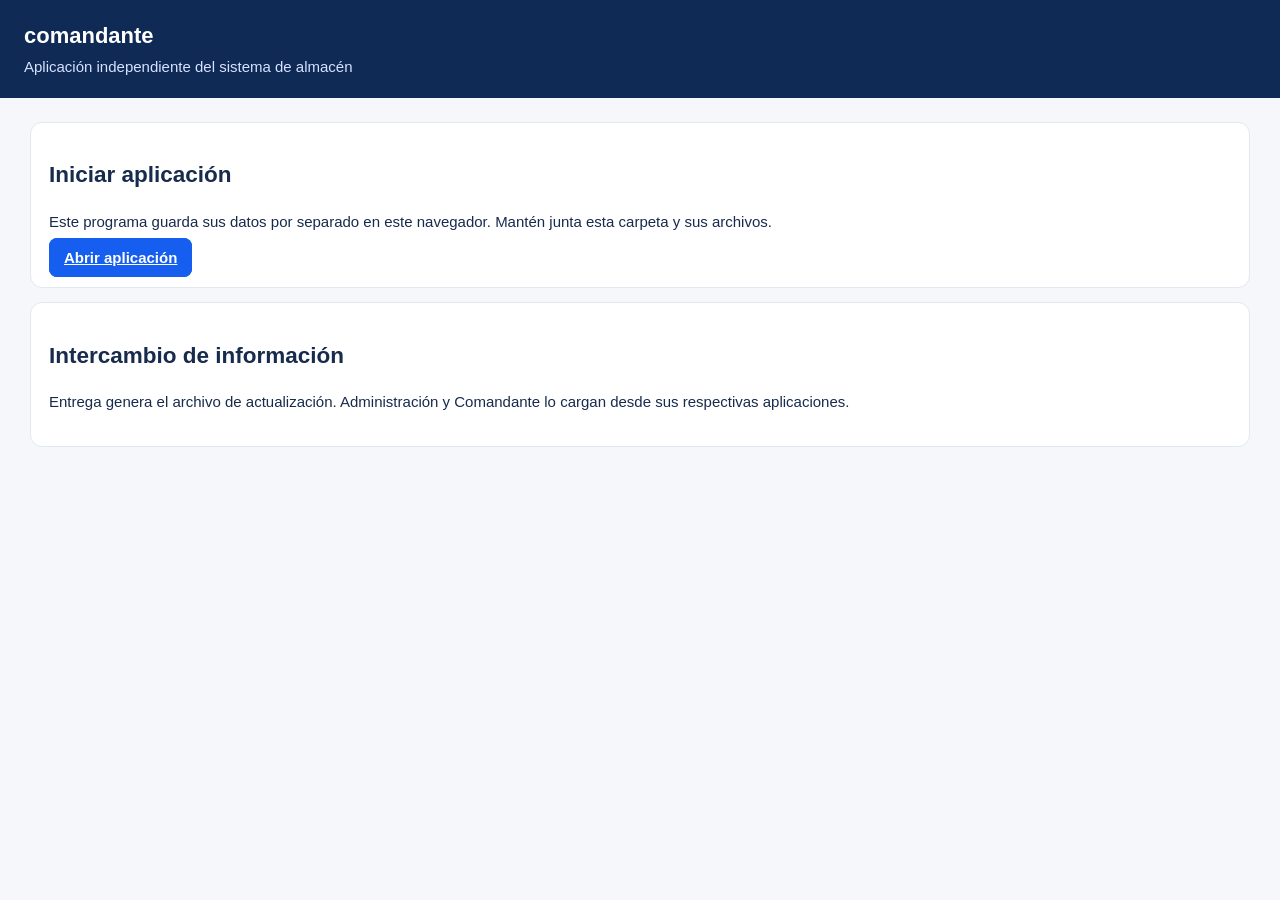
<file: index.html>
<!doctype html><html lang="es"><head><meta charset="utf-8"><meta name="viewport" content="width=device-width,initial-scale=1"><title>comandante | Almacén</title><link rel="stylesheet" href="app.css"></head><body><header><div><h1>comandante</h1><p>Aplicación independiente del sistema de almacén</p></div></header><main><div class="box"><h2>Iniciar aplicación</h2><p>Este programa guarda sus datos por separado en este navegador. Mantén junta esta carpeta y sus archivos.</p><a class="btn primary" href="Programa_Comandante.html">Abrir aplicación</a></div><div class="box"><h2>Intercambio de información</h2><p>Entrega genera el archivo de actualización. Administración y Comandante lo cargan desde sus respectivas aplicaciones.</p></div></main></body></html>
</file>
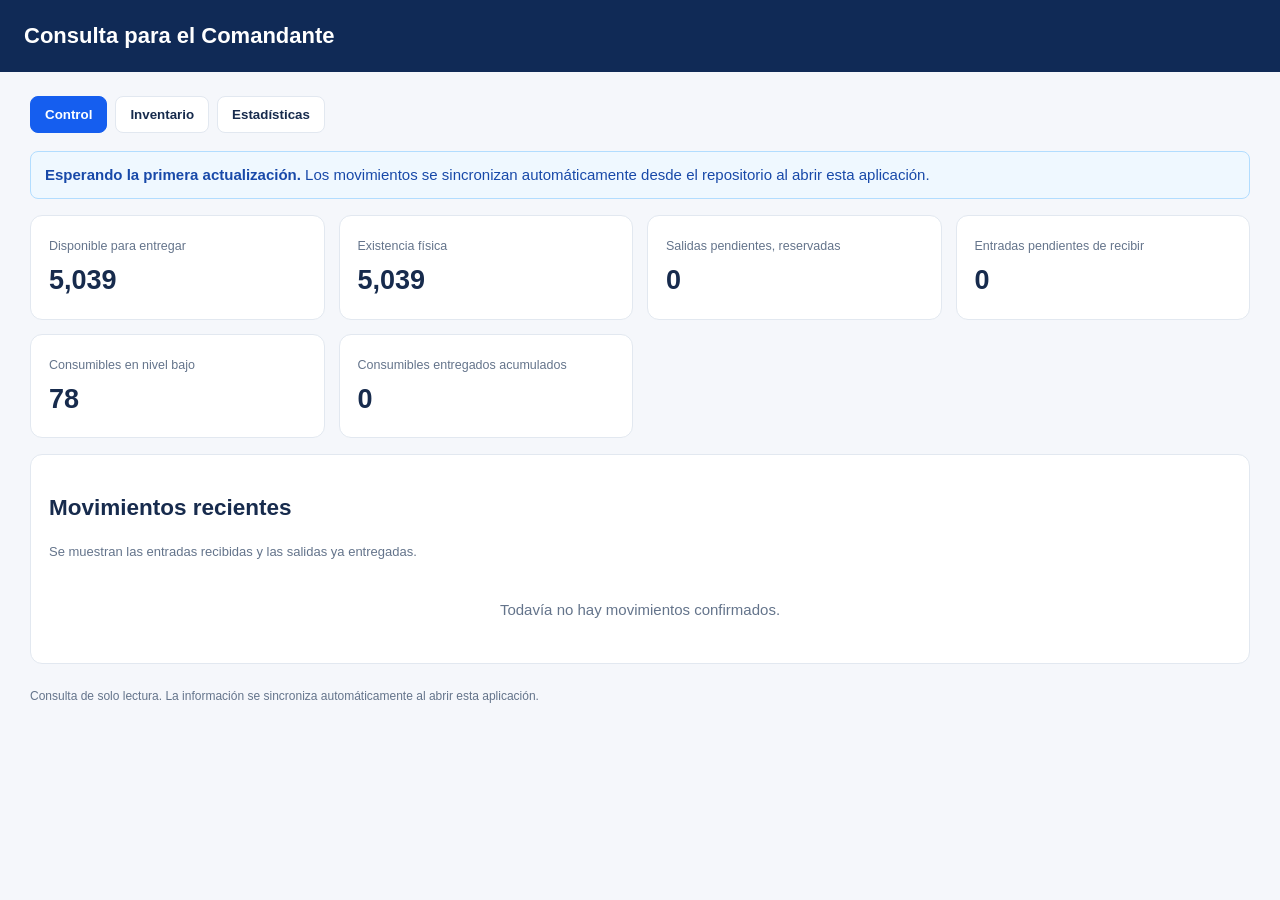
<file: Programa_Comandante.html>
<!doctype html>
<html lang="es">
<head>
  <meta charset="utf-8">
  <meta name="viewport" content="width=device-width, initial-scale=1">
  <title>Programa Comandante | Almacén</title>
  <link rel="stylesheet" href="app.css">
  <script src="datos-iniciales.js"></script>
  <script>window.APP_DB_NAME="almacen-comandante-v1";</script><script src="comun.js"></script>
  <script defer src="comandante.js"></script>
</head>
<body>
  <header>
    <div><h1>Consulta para el Comandante</h1></div>
  </header>
  <main>
    <nav class="tabs" aria-label="Secciones">
      <button class="active" data-tab="control">Control</button>
      <button data-tab="inventario">Inventario</button>
      <button data-tab="estadisticas">Estadísticas</button>
    </nav>

    <section id="control" class="panel active">
      <div id="updateStatus" class="notice">Sincronizando los movimientos publicados…</div>
      <div class="cards">
        <div class="card"><small>Disponible para entregar</small><strong id="available">…</strong></div>
        <div class="card"><small>Existencia física</small><strong id="physical">…</strong></div>
        <div class="card"><small>Salidas pendientes, reservadas</small><strong id="pendingOut">…</strong></div>
        <div class="card"><small>Entradas pendientes de recibir</small><strong id="pendingIn">…</strong></div>
        <div class="card"><small>Consumibles en nivel bajo</small><strong id="lowCount">…</strong></div>
        <div class="card"><small>Consumibles entregados acumulados</small><strong id="delivered">…</strong></div>
      </div>
      <div class="box"><h2>Movimientos recientes</h2><p class="muted">Se muestran las entradas recibidas y las salidas ya entregadas.</p><div id="latest"></div></div>
    </section>

    <section id="inventario" class="panel">
      <div class="toolbar"><input id="invSearch" type="search" aria-label="Buscar en inventario" placeholder="Busca por código, modelo, descripción o tipo"><span id="inventoryCount" class="search-count" aria-live="polite"></span></div>
      <p class="notice">El disponible es lo que se puede entregar ahora. Las salidas pendientes ya están apartadas.</p>
      <div class="box"><h2>Existencias por rubro</h2><p class="muted">Conteo de modelos, unidades disponibles y movimientos confirmados acumulados.</p><div id="categorySummary"></div></div>
      <div id="inventoryTable"></div>
    </section>

    <section id="estadisticas" class="panel">
      <div class="box">
        <h2>Consumo y entradas</h2>
        <p class="muted">El consumo cuenta las salidas confirmadas como recibidas. Se muestran los nombres de las unidades; no se muestran folios, nombres de personas, datos de documentos ni observaciones.</p>
        <div class="toolbar">
          <label>Ver por <select id="groupBy"><option value="day">Día</option><option value="week">Semana</option><option value="month" selected>Mes</option></select></label>
          <label>Período <select id="range"><option value="all">Todo el historial</option><option value="365">Últimos 12 meses</option><option value="90">Últimos 90 días</option><option value="30">Últimos 30 días</option></select></label>
          <label>Unidad <select id="unitFilter"><option value="">Todas</option></select></label>
          <label>Consumible <select id="productFilter"><option value="">Todos</option></select></label>
        </div>
        <div id="statsSummary"></div>
        <div id="statsChart"></div>
      </div>
      <div class="stat-grid">
        <div class="box"><h2>Consumo por unidad</h2><div id="byUnit"></div></div>
        <div class="box"><h2>Consumo por consumible</h2><div id="byProduct"></div></div>
      </div>
    </section>
  </main>
  <footer>Consulta de solo lectura. La información se sincroniza automáticamente al abrir esta aplicación.</footer>
</body>
</html>
</file>
<file: app.css>
:root{--ink:#172b4d;--muted:#64748b;--line:#e2e8f0;--blue:#155eef;--bg:#f5f7fb;--green:#087443;--red:#b42318;--amber:#b54708}*{box-sizing:border-box}body{margin:0;background:var(--bg);color:var(--ink);font:15px/1.45 "Segoe UI",Arial,sans-serif}header{background:#102a56;color:#fff;padding:20px max(24px,calc((100vw - 1260px)/2));display:flex;align-items:center;justify-content:space-between;gap:20px;flex-wrap:wrap}header h1{margin:0;font-size:22px}header p{margin:4px 0 0;color:#d6e2ff}main{max-width:1260px;margin:24px auto;padding:0 20px}.tabs{display:flex;gap:8px;flex-wrap:wrap;margin-bottom:18px}.tabs button,.btn{border:1px solid var(--line);background:#fff;border-radius:8px;padding:10px 14px;color:var(--ink);font-weight:600;cursor:pointer}.tabs button.active,.btn.primary{background:var(--blue);color:#fff;border-color:var(--blue)}.btn.danger{color:var(--red)}.panel{display:none}.panel.active{display:block}.cards{display:grid;grid-template-columns:repeat(4,1fr);gap:14px;margin:16px 0}.card,.box{background:#fff;border:1px solid var(--line);border-radius:12px;padding:18px}.card small{color:var(--muted)}.card strong{display:block;font-size:27px;margin-top:6px}.box{margin:14px 0}.toolbar{display:flex;gap:10px;align-items:center;flex-wrap:wrap;margin-bottom:12px}.toolbar label{display:flex;align-items:center;gap:8px}.table-wrap{overflow:auto;background:#fff;border:1px solid var(--line);border-radius:10px}table{border-collapse:collapse;width:100%;min-width:720px}th,td{text-align:left;padding:10px 12px;border-bottom:1px solid var(--line);vertical-align:top}th{font-size:12px;text-transform:uppercase;letter-spacing:.04em;color:#475569;background:#f8fafc;position:sticky;top:0}td.num{text-align:right;font-variant-numeric:tabular-nums}.field-grid{display:grid;grid-template-columns:repeat(3,1fr);gap:12px}.field{display:flex;flex-direction:column;gap:5px}.field label{font-size:13px;color:#475569;font-weight:600}.field input,.field select,.field textarea,input,select,textarea{border:1px solid #cbd5e1;border-radius:7px;padding:9px 10px;font:inherit;background:#fff}.field.wide{grid-column:1/-1}.actions{display:flex;gap:8px;flex-wrap:wrap}.right{margin-left:auto}.notice{background:#eff8ff;border:1px solid #b2ddff;padding:12px 14px;border-radius:8px;color:#1849a9}.alert{background:#fffaeb;border:1px solid #fedf89;padding:12px 14px;border-radius:8px;color:#93370d;margin:10px 0}.empty{padding:24px;text-align:center;color:var(--muted)}.badge{display:inline-block;border-radius:99px;background:#eef4ff;color:#1849a9;padding:3px 9px;font-size:12px}.badge.pending{background:#fffaeb;color:#93370d}.badge.done{background:#ecfdf3;color:#027a48}.low{color:var(--red);font-weight:700}.item-row{display:grid;grid-template-columns:minmax(220px,2fr) 110px minmax(170px,1fr) auto;gap:8px;align-items:center;margin-bottom:8px}.item-row select,.item-row input{width:100%}.chart-wrap{width:100%;overflow:auto}.chart-wrap svg{display:block;width:100%;min-width:700px;height:auto}.stat-grid{display:grid;grid-template-columns:repeat(2,1fr);gap:14px}.muted{color:var(--muted);font-size:13px}.hidden{display:none!important}footer{max-width:1260px;margin:22px auto 32px;padding:0 20px;color:var(--muted);font-size:12px}ol li{margin:7px 0}@media(max-width:850px){.cards{grid-template-columns:repeat(2,1fr)}.field-grid{grid-template-columns:1fr 1fr}}@media(max-width:560px){.cards,.field-grid,.stat-grid{grid-template-columns:1fr}.field.wide{grid-column:auto}header{align-items:flex-start;flex-direction:column}.item-row{grid-template-columns:1fr 90px}}
.item-state{min-width:150px;padding:7px}.save-item-state{white-space:nowrap}
.exit-item-row{grid-template-columns:minmax(220px,2fr) 100px minmax(140px,1fr) 150px auto}.exit-item-row .exit-item-status{width:100%}
.stock-alert summary{cursor:pointer}.stock-alert ul{margin:10px 0 0;padding-left:24px;columns:2}.stock-alert li{padding:2px 0;break-inside:avoid}@media(max-width:560px){.stock-alert ul{columns:1}}

.search-count{color:var(--muted);font-size:12px;white-space:nowrap}.product-search-hint{color:var(--muted);font-size:12px;min-height:1em}
</file>
